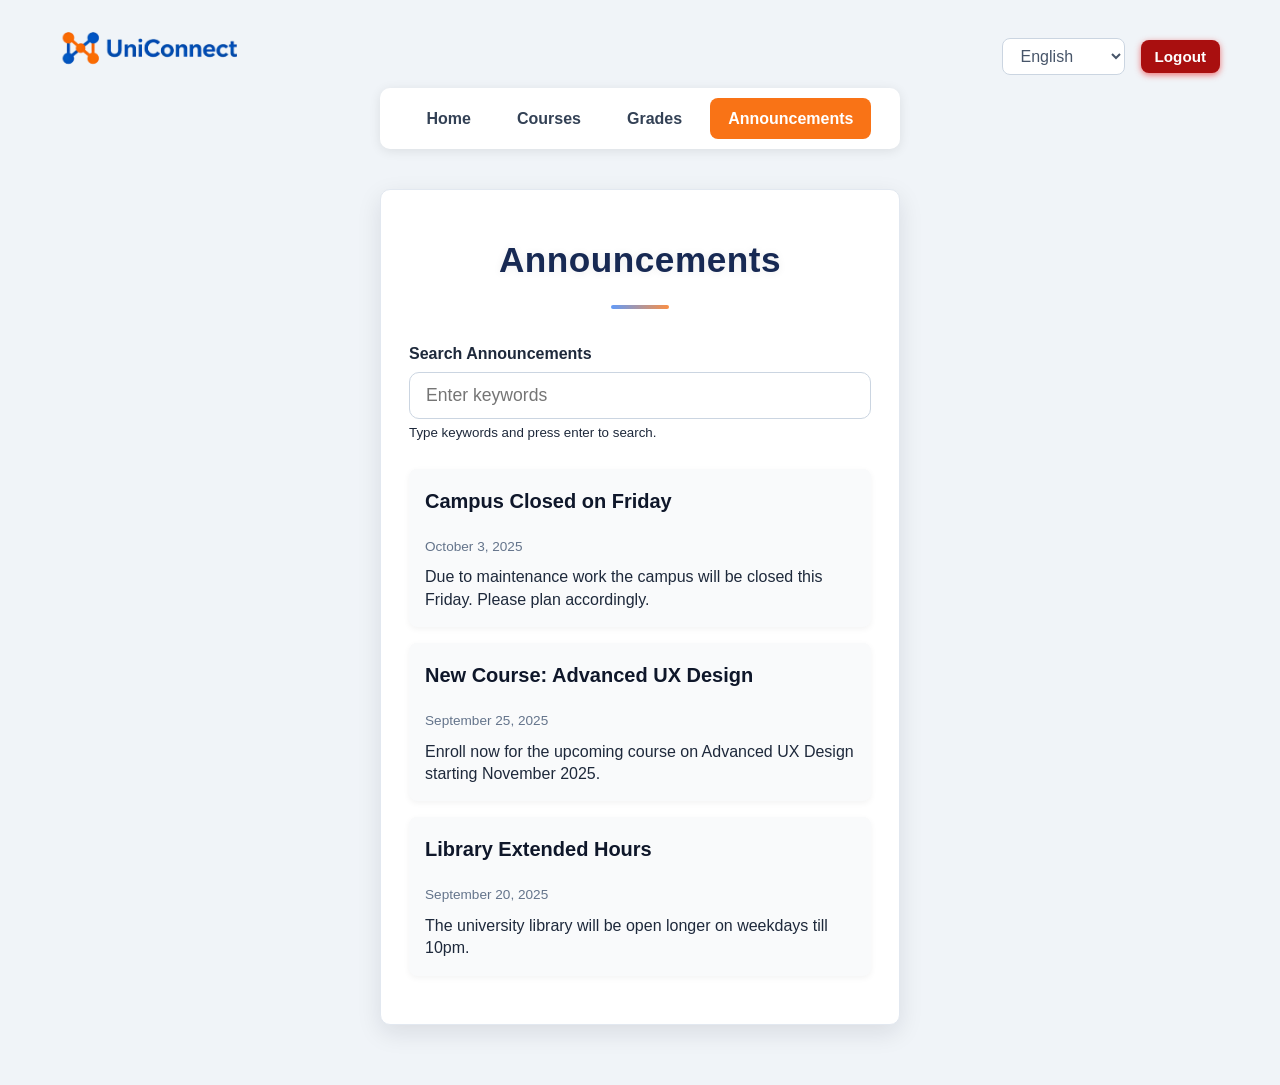
<file: announcements.html>
<!DOCTYPE html>
<html lang="en">

<head>
    <meta charset="UTF-8" />
    <meta name="viewport" content="width=device-width, initial-scale=1" />
    <title>UniConnect - Announcements</title>
    <link rel="stylesheet" href="styles.css" />
    <style>
        .search-bar {
            margin-bottom: 24px;
        }

        .search-bar label {
            font-weight: 600;
            display: block;
            margin-bottom: 6px;
            font-size: 1rem;
        }

        .search-bar input[type="search"] {
            width: 100%;
            padding: 12px 16px;
            font-size: 1.1rem;
            border: 1.8px solid #cbd5e1;
            border-radius: 10px;
            transition: border-color 0.3s ease;
            color: #334155;
        }

        .search-bar input[type="search"]:focus {
            outline: none;
            border-color: #f97316;
            box-shadow: 0 0 0 3px rgba(249, 115, 22, 0.3);
        }

        article {
            background-color: #f9fafb;
            border-radius: 8px;
            padding: 16px;
            margin-bottom: 16px;
            box-shadow: 0 2px 6px rgba(0, 0, 0, 0.05);
        }

        article h2 {
            margin-top: 0;
            font-size: 1.25rem;
            color: #0f172a;
        }

        article time {
            font-size: 0.85rem;
            color: #64748b;
        }

        article p {
            margin-bottom: 0;
            margin-top: 8px;
            line-height: 1.4;
        }
    </style>
</head>

<body>
    <div class="wrapper">
        <header class="logo-header" role="banner">
            <img src="uniconnect_logo.png" alt="UniConnect student portal logo" />
        </header>
        <div class="top-right-controls">
            <label for="language-select" class="screen-reader-only">Select Language</label>
            <select id="language-select" name="language-select" aria-label="Select language">
                <option value="en" selected>English</option>
                <option value="pt">Português</option>
                <option value="es">Español</option>
                <option value="fr">Français</option>
            </select>

            <button id="logout-btn" type="button" aria-label="Logout" title="Logout">Logout</button>
        </div>

        <nav class="navbar" role="navigation" aria-label="Primary navigation">
            <a href="index.html">Home</a>
            <a href="courses.html">Courses</a>
            <a href="grades.html">Grades</a>
            <a href="announcements.html" class="active">Announcements</a>
        </nav>


        <main class="container" role="main">
            <h1>Announcements</h1>

            <section class="search-bar" aria-label="Search Announcements">
                <label for="announcement-search">Search Announcements</label>
                <input type="search" id="announcement-search" name="announcement-search" placeholder="Enter keywords"
                    aria-describedby="announcementSearchHelp" />
                <small id="announcementSearchHelp">Type keywords and press enter to search.</small>
            </section>

            <article>
                <h2>Campus Closed on Friday</h2>
                <time datetime="2025-10-03">October 3, 2025</time>
                <p>Due to maintenance work the campus will be closed this Friday. Please plan accordingly.</p>
            </article>

            <article>
                <h2>New Course: Advanced UX Design</h2>
                <time datetime="2025-09-25">September 25, 2025</time>
                <p>Enroll now for the upcoming course on Advanced UX Design starting November 2025.</p>
            </article>

            <article>
                <h2>Library Extended Hours</h2>
                <time datetime="2025-09-20">September 20, 2025</time>
                <p>The university library will be open longer on weekdays till 10pm.</p>
            </article>
        </main>
        <script src="search-filter.js" defer></script>
        <script>
            document.getElementById('logout-btn').addEventListener('click', () => {
                window.location.href = 'login.html';
            });
        </script>
    </div>
</body>

</html>
</file>
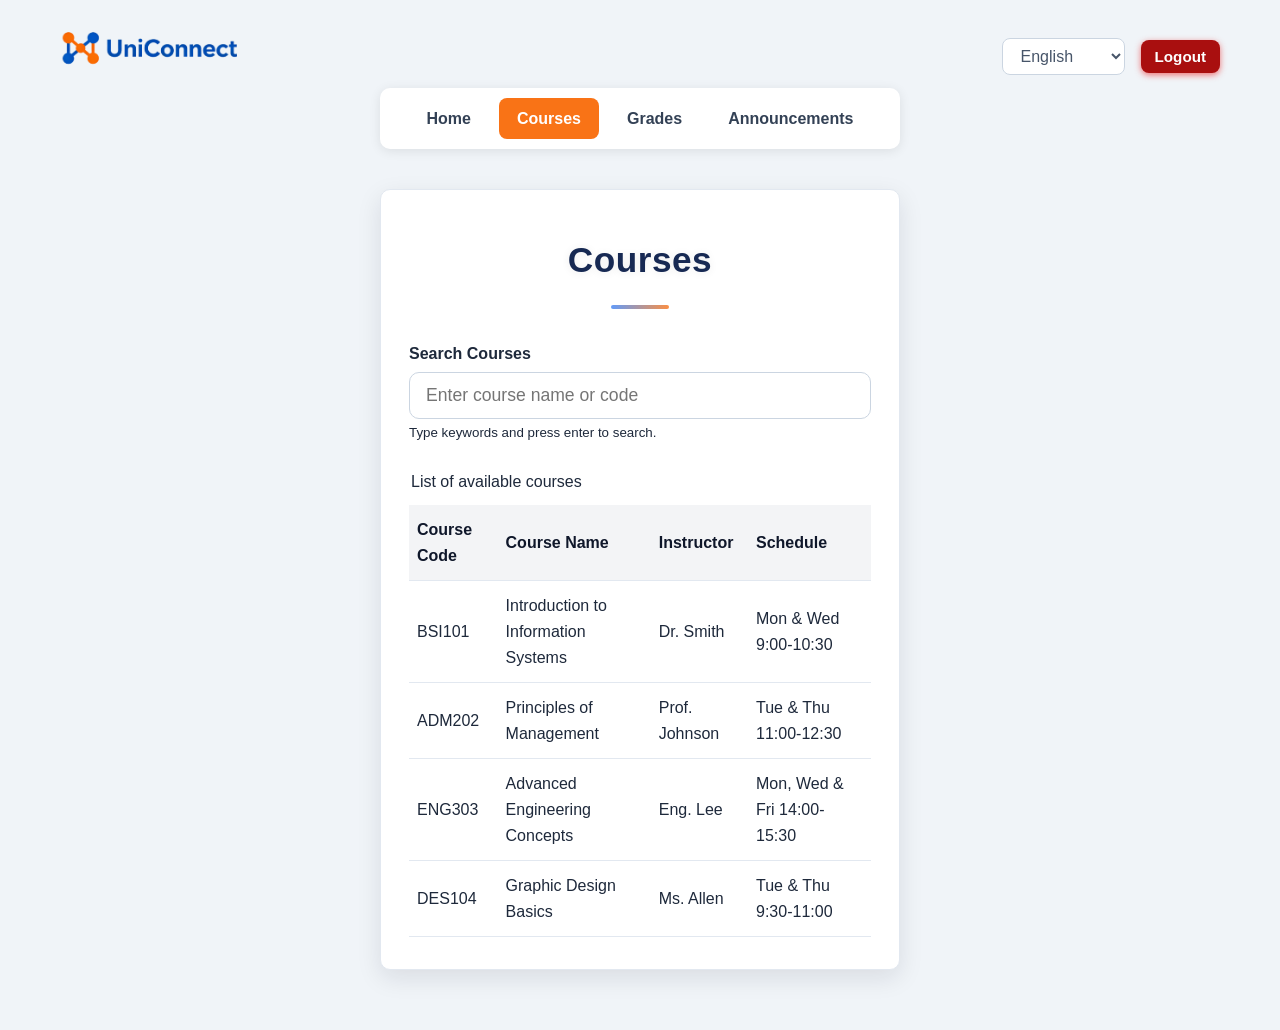
<file: courses.html>
<!DOCTYPE html>
<html lang="en">

<head>
    <meta charset="UTF-8" />
    <meta name="viewport" content="width=device-width, initial-scale=1" />
    <title>UniConnect - Courses</title>
    <link rel="stylesheet" href="styles.css" />
    <style>
        .search-bar {
            margin-bottom: 24px;
        }

        .search-bar label {
            font-weight: 600;
            display: block;
            margin-bottom: 6px;
            font-size: 1rem;
        }

        .search-bar input[type="search"] {
            width: 100%;
            padding: 12px 16px;
            font-size: 1.1rem;
            border: 1.8px solid #cbd5e1;
            border-radius: 10px;
            transition: border-color 0.3s ease;
            color: #334155;
        }

        .search-bar input[type="search"]:focus {
            outline: none;
            border-color: #f97316;
            box-shadow: 0 0 0 3px rgba(249, 115, 22, 0.3);
        }

        table {
            width: 100%;
            border-collapse: collapse;
            margin-top: 10px;
        }

        th,
        td {
            padding: 12px 8px;
            border-bottom: 1px solid #e2e8f0;
            text-align: left;
        }

        th {
            background-color: #f3f4f6;
            font-weight: 700;
            color: #0f172a;
        }
    </style>
</head>

<body>
    <div class="wrapper">
        <header class="logo-header" role="banner">
            <img src="uniconnect_logo.png" alt="UniConnect student portal logo" />
        </header>

        <div class="top-right-controls">
            <label for="language-select" class="screen-reader-only">Select Language</label>
            <select id="language-select" name="language-select" aria-label="Select language">
                <option value="en" selected>English</option>
                <option value="pt">Português</option>
                <option value="es">Español</option>
                <option value="fr">Français</option>
            </select>

            <button id="logout-btn" type="button" aria-label="Logout" title="Logout">Logout</button>
        </div>

        <nav class="navbar" role="navigation" aria-label="Primary navigation">
            <a href="index.html">Home</a>
            <a href="courses.html" class="active">Courses</a>
            <a href="grades.html">Grades</a>
            <a href="announcements.html">Announcements</a>
        </nav>


        <main class="container" role="main">
            <h1>Courses</h1>

            <section class="search-bar" aria-label="Search Courses">
                <label for="course-search">Search Courses</label>
                <input type="search" id="course-search" name="course-search" placeholder="Enter course name or code"
                    aria-describedby="courseSearchHelp" />
                <small id="courseSearchHelp">Type keywords and press enter to search.</small>
            </section>

            <table aria-describedby="courseTableDesc">
                <option id="courseTableDesc" classass="screen-reader-only">List of available courses</caption>
                    <thead>
                        <tr>
                            <th>Course Code</th>
                            <th>Course Name</th>
                            <th>Instructor</th>
                            <th>Schedule</th>
                        </tr>
                    </thead>
                    <tbody>
                        <tr>
                            <td>BSI101</td>
                            <td>Introduction to Information Systems</td>
                            <td>Dr. Smith</td>
                            <td>Mon & Wed 9:00-10:30</td>
                        </tr>
                        <tr>
                            <td>ADM202</td>
                            <td>Principles of Management</td>
                            <td>Prof. Johnson</td>
                            <td>Tue & Thu 11:00-12:30</td>
                        </tr>
                        <tr>
                            <td>ENG303</td>
                            <td>Advanced Engineering Concepts</td>
                            <td>Eng. Lee</td>
                            <td>Mon, Wed & Fri 14:00-15:30</td>
                        </tr>
                        <tr>
                            <td>DES104</td>
                            <td>Graphic Design Basics</td>
                            <td>Ms. Allen</td>
                            <td>Tue & Thu 9:30-11:00</td>
                        </tr>
                    </tbody>
            </table>
        </main>
    </div>
    <script src="search-filter.js" defer></script>
        <script>
        document.getElementById('logout-btn').addEventListener('click', () => {
            window.location.href = 'login.html';
        });
    </script>
</body>

</html>
</file>
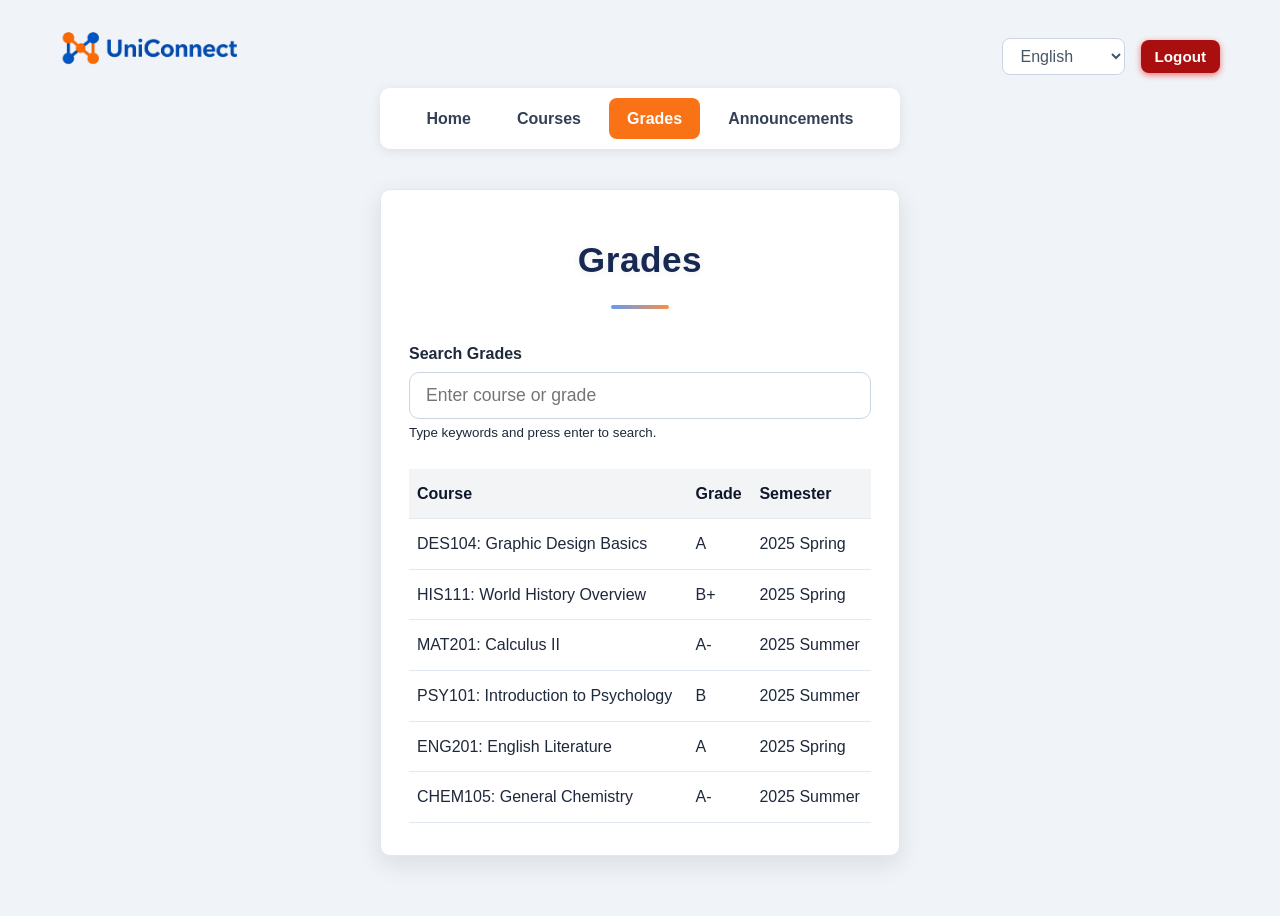
<file: grades.html>
<!DOCTYPE html>
<html lang="en">

<head>
    <meta charset="UTF-8" />
    <meta name="viewport" content="width=device-width, initial-scale=1" />
    <title>UniConnect - Grades</title>
    <link rel="stylesheet" href="styles.css" />
    <style>
        .search-bar {
            margin-bottom: 24px;
        }

        .search-bar label {
            font-weight: 600;
            display: block;
            margin-bottom: 6px;
            font-size: 1rem;
        }

        .search-bar input[type="search"] {
            width: 100%;
            padding: 12px 16px;
            font-size: 1.1rem;
            border: 1.8px solid #cbd5e1;
            border-radius: 10px;
            transition: border-color 0.3s ease;
            color: #334155;
        }

        .search-bar input[type="search"]:focus {
            outline: none;
            border-color: #f97316;
            box-shadow: 0 0 0 3px rgba(249, 115, 22, 0.3);
        }

        table {
            width: 100%;
            border-collapse: collapse;
            margin-top: 10px;
        }

        th,
        td {
            padding: 12px 8px;
            border-bottom: 1px solid #e2e8f0;
            text-align: left;
        }

        th {
            background-color: #f3f4f6;
            font-weight: 700;
            color: #0f172a;
        }
    </style>
</head>

<body>
    <div class="wrapper">
        <header class="logo-header" role="banner">
            <img src="uniconnect_logo.png" alt="UniConnect student portal logo" />
        </header>

        <div class="top-right-controls">
            <label for="language-select" class="screen-reader-only">Select Language</label>
            <select id="language-select" name="language-select" aria-label="Select language">
                <option value="en" selected>English</option>
                <option value="pt">Português</option>
                <option value="es">Español</option>
                <option value="fr">Français</option>
            </select>

            <button id="logout-btn" type="button" aria-label="Logout" title="Logout">Logout</button>
        </div>
        <nav class="navbar" role="navigation" aria-label="Primary navigation">
            <a href="index.html">Home</a>
            <a href="courses.html">Courses</a>
            <a href="grades.html" class="active">Grades</a>
            <a href="announcements.html">Announcements</a>
        </nav>


        <main class="container" role="main">
            <h1>Grades</h1>

            <section class="search-bar" aria-label="Search Grades">
                <label for="grades-search">Search Grades</label>
                <input type="search" id="grades-search" name="grades-search" placeholder="Enter course or grade"
                    aria-describedby="gradesSearchHelp" />
                <small id="gradesSearchHelp">Type keywords and press enter to search.</small>
            </section>

            <table aria-describedby="gradesTableDesc">
                <caption id="gradesTableDesc" class="screen-reader-only">Your course grades</caption>
                <thead>
                    <tr>
                        <th>Course</th>
                        <th>Grade</th>
                        <th>Semester</th>
                    </tr>
                </thead>
                <tbody>
                    <tr>
                        <td>DES104: Graphic Design Basics</td>
                        <td>A</td>
                        <td>2025 Spring</td>
                    </tr>
                    <tr>
                        <td>HIS111: World History Overview</td>
                        <td>B+</td>
                        <td>2025 Spring</td>
                    </tr>
                    <tr>
                        <td>MAT201: Calculus II</td>
                        <td>A-</td>
                        <td>2025 Summer</td>
                    </tr>
                    <tr>
                        <td>PSY101: Introduction to Psychology</td>
                        <td>B</td>
                        <td>2025 Summer</td>
                    </tr>
                    <tr>
                        <td>ENG201: English Literature</td>
                        <td>A</td>
                        <td>2025 Spring</td>
                    </tr>
                    <tr>
                        <td>CHEM105: General Chemistry</td>
                        <td>A-</td>
                        <td>2025 Summer</td>
                    </tr>
                </tbody>
            </table>
        </main>
    </div>
    <script src="search-filter.js" defer></script>
    <script>
        document.getElementById('logout-btn').addEventListener('click', () => {
            window.location.href = 'login.html';
        });
    </script>
</body>

</html>
</file>
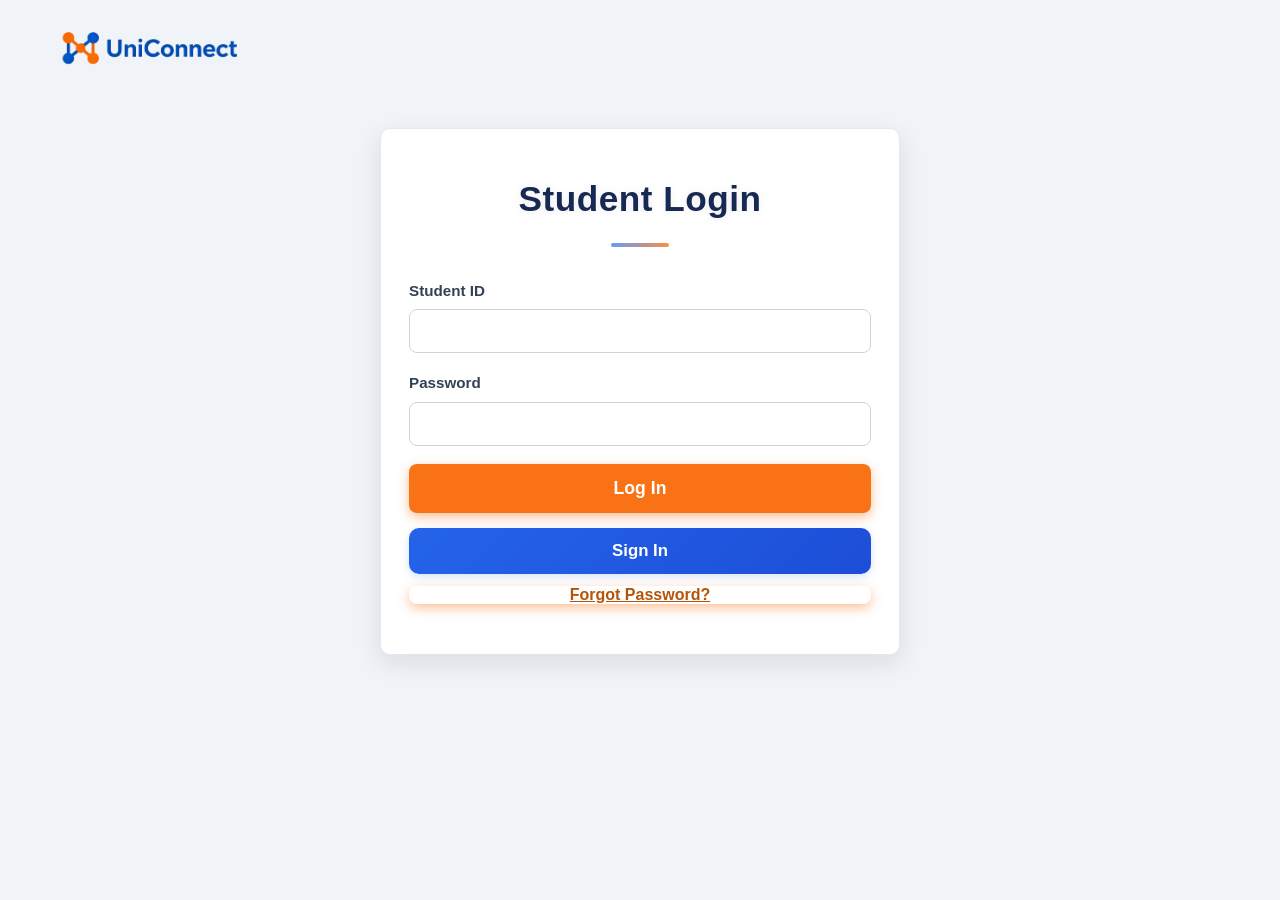
<file: login.html>
<!DOCTYPE html>
<html lang="en">

<head>
  <meta charset="UTF-8" />
  <meta name="viewport" content="width=device-width, initial-scale=1" />
  <title>UniConnect - Login</title>
  <link rel="stylesheet" href="styles.css" />
  <style>
.forgot-password {
  display: inline-block;
  margin-top: 12px;
  margin-bottom: 18px;
  font-size: 1rem;
  color: #b45309; /* dark amber for strong contrast */
  cursor: pointer;
  background: transparent;
  border: none;
  padding: 0;
  font-family: inherit;
  font-weight: 700;
  text-decoration: underline;
  transition: color 0.3s ease, background-color 0.3s ease;
  user-select: none;
}

.forgot-password:hover,
.forgot-password:focus {
  color: #92400e; /* darker amber/orange */
  background-color: #fef3c7; /* light amber background for emphasis */
  outline: none;
  text-decoration: none;
  border-radius: 6px;
  padding: 2px 6px;
}

  </style>
</head>

<body>
  <div class="wrapper">
    <header class="logo-header" role="banner">
      <img src="uniconnect_logo.png" alt="UniConnect student portal logo" />
    </header>

    <main class="container" role="main">
      <h1>Student Login</h1>

      <form action="#" method="post" aria-label="Student login form" novalidate>

        <label for="studentIdLogin">Student ID</label>
        <input type="text" id="studentIdLogin" name="studentId" required pattern="\d{6,10}" />

        <label for="passwordLogin">Password</label>
        <input type="password" id="passwordLogin" name="password" required />

       

        <button type="submit">Log In</button>

        <button class="signup-btn" type="button">Sign In</button>

         <button class="forgot-password" type="button" aria-label="Forgot Password">Forgot Password?</button>
      </form>
    </main>
  </div>
  <script>
    const form = document.querySelector('form');
    form.addEventListener('submit', e => {
      e.preventDefault();
      window.location.href = 'index.html';
    });

    document.querySelector('.signup-btn').addEventListener('click', () => {
      window.location.href = 'registration.html';
    });

    document.querySelector('.forgot-password').addEventListener('click', () => {
      alert('Password reset functionality to be implemented.');
      // Or redirect to password reset page:
      // window.location.href = 'forgot-password.html';
    });
  </script>
</body>

</html>
</file>
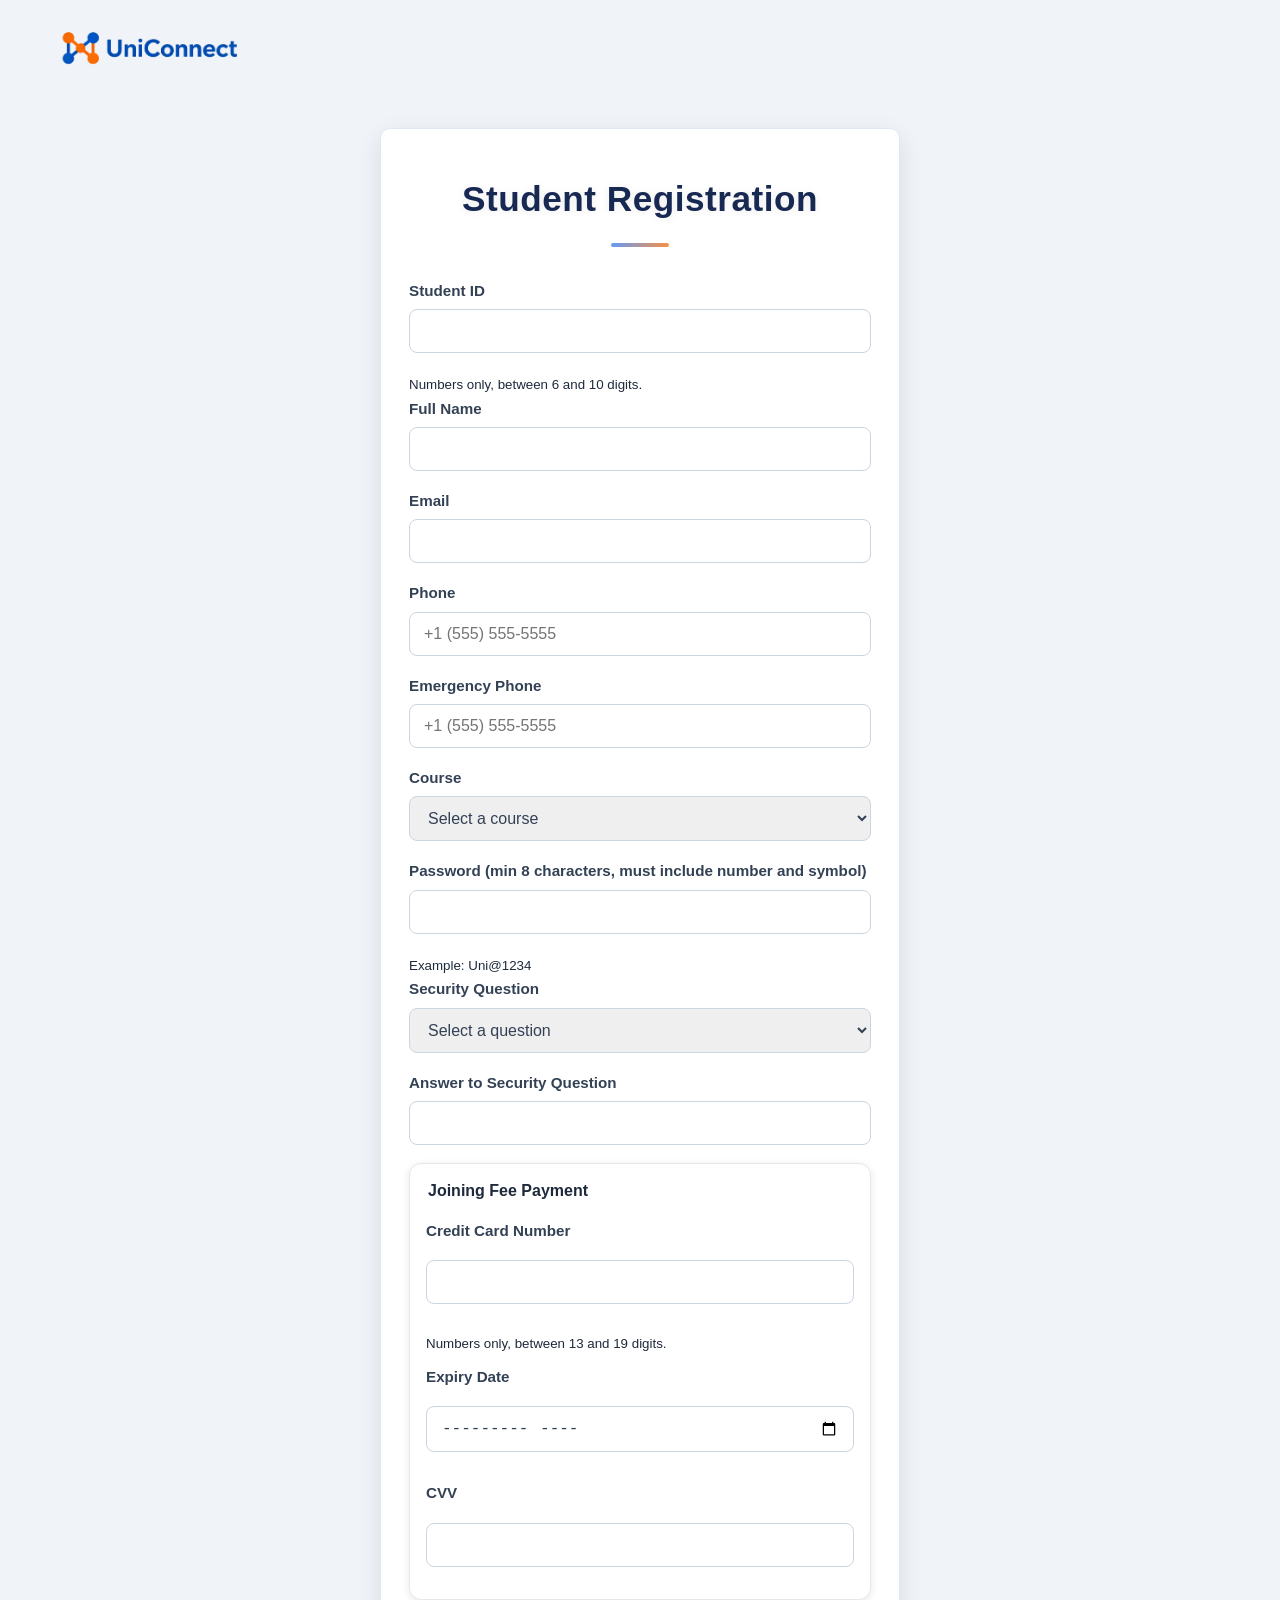
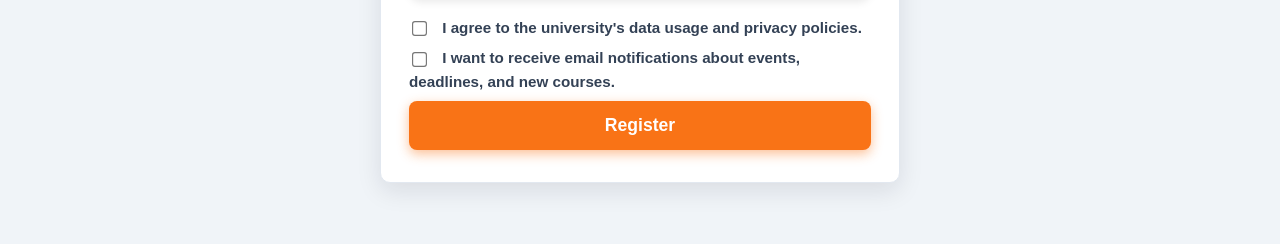
<file: registration.html>
<!DOCTYPE html>
<html lang="en">

<head>
    <meta charset="UTF-8" />
    <meta name="viewport" content="width=device-width, initial-scale=1" />
    <title>UniConnect - Student Registration</title>
    <link rel="stylesheet" href="styles.css" />
</head>

<body>
    <div class="wrapper">
        <header class="logo-header" role="banner">
            <img src="uniconnect_logo.png" alt="UniConnect student portal logo" />
        </header>

        <div class="container" role="main">
            <h1>Student Registration</h1>

            <form action="login.html" method="post" aria-label="New student registration form" novalidate>

                <label for="studentId">Student ID</label>
                <input type="text" id="studentId" name="studentId" required pattern="\d{6,10}"
                    aria-describedby="studentIdHelp" />
                <small id="studentIdHelp">Numbers only, between 6 and 10 digits.</small>

                <label for="fullName">Full Name</label>
                <input type="text" id="fullName" name="fullName" required />

                <label for="email">Email</label>
                <input type="email" id="email" name="email" required />

                <label for="phone">Phone</label>
                <input type="tel" id="phone" name="phone" placeholder="+1 (555) 555-5555" pattern="^\+?[\d\s\-]{7,15}$"
                    required />

                <label for="emergency-phone">Emergency Phone</label>
                <input type="tel" id="phone" name="phone" placeholder="+1 (555) 555-5555" pattern="^\+?[\d\s\-]{7,15}$"
                    required />

                <label for="course">Course</label>
                <select id="course" name="course" required>
                    <option value="">Select a course</option>
                    <option value="bsi">Bachelor of Information Systems</option>
                    <option value="adm">Administration</option>
                    <option value="eng">Engineering</option>
                    <option value="design">Design</option>
                </select>

                <label for="password">Password (min 8 characters, must include number and symbol)</label>
                <input type="password" id="password" name="password" required pattern="(?=.*\d)(?=.*[^\w\s]).{8,}"
                    aria-describedby="passwordHelp" />
                <small id="passwordHelp">Example: Uni@1234</small>

                <label for="securityQuestion">Security Question</label>
                <select id="securityQuestion" name="securityQuestion" required>
                    <option value="">Select a question</option>
                    <option value="petName">What is your pet's name?</option>
                    <option value="birthCity">What city were you born in?</option>
                    <option value="motherMaiden">What is your mother's maiden name?</option>
                </select>

                <label for="securityAnswer">Answer to Security Question</label>
                <input type="text" id="securityAnswer" name="securityAnswer" required />

                <div class="joining-fee-box" aria-labelledby="joiningFeeTitle">
                    <legend id="joiningFeeTitle" style="font-weight:bold;margin-bottom:4px;">Joining Fee Payment
                    </legend>

                    <label for="cardNumber">Credit Card Number</label>
                    <input type="text" id="cardNumber" name="cardNumber" required pattern="\d{13,19}"
                        aria-describedby="cardNumberHelp" />
                    <small id="cardNumberHelp">Numbers only, between 13 and 19 digits.</small>

                    <label for="expiryDate">Expiry Date</label>
                    <input type="month" id="expiryDate" name="expiryDate" required />

                    <label for="cvv">CVV</label>
                    <input type="text" id="cvv" name="cvv" required pattern="\d{3,4}" />
                </div>


                <label>
                    <input type="checkbox" name="consent" required />
                    I agree to the university's data usage and privacy policies.
                </label>

                <label>
                    <input type="checkbox" name="emailNotify" />
                    I want to receive email notifications about events, deadlines, and new courses.
                </label>

                <button type="submit">Register</button>
            </form>
        </div>
    </div>
    <script src="form-scripts.js" defer></script>
</body>

</html>
</file>
<file: styles.css>
/* Reset básico e tipografia moderna */
* {
    box-sizing: border-box;
}

body {
    font-family: 'Segoe UI', Tahoma, Geneva, Verdana, sans-serif;
    margin: 0;
    background-color: #f0f4f8;
    color: #1e293b;
    line-height: 1.6;
    padding: 20px;
    -webkit-font-smoothing: antialiased;
    -moz-osx-font-smoothing: grayscale;
}

h2 {
    color: #0f172a;
    font-weight: 700;
    margin-bottom: 1rem;
}

.container {
    max-width: 520px;
    margin: 40px auto;
    background: #ffffff;
    padding: 32px 28px;
    border-radius: 10px;
    box-shadow: 0 8px 24px rgba(15, 23, 42, 0.1);
    border: 1px solid #e2e8f0;
}

form label {
    display: block;
    margin-bottom: 6px;
    font-weight: 600;
    font-size: 0.95rem;
    color: #334155;
}

form input[type="text"],
form input[type="email"],
form input[type="password"],
form select,
form input[type="tel"],
form input[type="month"] {
    width: 100%;
    padding: 12px 14px;
    margin-bottom: 18px;
    border: 1.8px solid #cbd5e1;
    border-radius: 8px;
    font-size: 1rem;
    transition: border-color 0.3s ease;
    color: #334155;
}

form input[type="text"]:focus,
form input[type="email"]:focus,
form input[type="password"]:focus,
form select:focus,
form input[type="tel"]:focus,
form input[type="month"]:focus {
    outline: none;
    border-color: #f97316;
    /* laranja vibrante para foco */
    box-shadow: 0 0 0 3px rgba(249, 115, 22, 0.3);
    background-color: #fff;
}

form input[type="checkbox"] {
    margin-right: 12px;
    transform: scale(1.15);
    vertical-align: middle;
    cursor: pointer;
}

form button {
    background-color: #f97316;
    /* laranja */
    border: none;
    color: white;
    padding: 14px 0;
    font-size: 1.1rem;
    font-weight: 700;
    border-radius: 8px;
    cursor: pointer;
    width: 100%;
    transition: background-color 0.3s ease;
    box-shadow: 0 4px 12px rgba(249, 115, 22, 0.45);
}

form button:hover,
form button:focus {
    background-color: #d65a00;
    box-shadow: 0 6px 16px rgba(214, 90, 0, 0.6);
    outline: none;
}

.error {
    color: #dc2626;
    font-size: 0.85rem;
    margin-top: -14px;
    margin-bottom: 12px;
    font-weight: 600;
}

fieldset {
    border: 1px solid #cbd5e1;
    border-radius: 8px;
    padding: 16px 20px;
    margin-bottom: 24px;
}

fieldset legend {
    font-weight: 700;
    padding: 0 8px;
    color: #475569;
}

.screen-reader-only {
    position: absolute !important;
    width: 1px;
    height: 1px;
    padding: 0;
    margin: -1px;
    overflow: hidden;
    clip: rect(0, 0, 0, 0);
    border: 0;
}

/* Responsividade aprimorada */
@media (max-width: 640px) {
    body {
        padding: 10px;
    }

    .container {
        margin: 20px 10px;
        padding: 24px 20px;
    }
}

.language-selector {
    text-align: right;
    margin-bottom: 18px;
}

.language-selector select {
    padding: 8px 14px;
    border-radius: 8px;
    border: 1.5px solid #cbd5e1;
    font-size: 1rem;
    color: #475569;
    background-color: #fff;
    cursor: pointer;
    transition: border-color 0.3s ease;
}

.language-selector select:focus {
    outline: none;
    border-color: #f97316;
    box-shadow: 0 0 0 3px rgba(249, 115, 22, 0.3);
}

/* Seção de busca no dashboard */
.search-bar {
    margin-bottom: 22px;
}

.search-bar input[type="search"] {
    width: 100%;
    padding: 14px 16px;
    font-size: 1.1rem;
    border: 1.8px solid #cbd5e1;
    border-radius: 8px;
    color: #334155;
    transition: border-color 0.3s ease;
}

.search-bar input[type="search"]:focus {
    outline: none;
    border-color: #f97316;
    box-shadow: 0 0 0 3px rgba(249, 115, 22, 0.3);
}

/* Badge digital */
.badge {
    display: inline-block;
    background-color: #22c55e;
    /* verde claro */
    color: white;
    padding: 10px 18px;
    border-radius: 24px;
    font-weight: 700;
    font-size: 1rem;
    user-select: none;
    box-shadow: 0 4px 14px rgba(34, 197, 94, 0.55);
    transition: background-color 0.3s ease;
}

.badge:hover,
.badge:focus {
    background-color: #16a34a;
    cursor: default;
    outline: none;
}

/* Navbar */
.joining-fee-box {
    background: #fff;
    border-radius: 12px;
    padding: 14px 16px;
    margin-bottom: 16px;
    box-shadow: 0 2px 8px rgba(0, 0, 0, 0.09);
    border: 1.3px solid #e5e7eb;
    display: flex;
    flex-direction: column;
    gap: 11px;
}

@media (max-width: 500px) {
    .joining-fee-box {
        padding: 11px 5vw;
    }
}

.navbar {
  position: sticky;
  top: 82px; /* ajuste conforme altura da logo e controles */
  background-color: #fff;
  border-radius: 11px;
  box-shadow: 0 2px 12px rgba(0,0,0,0.08);
  max-width: 520px;
  margin: 0 auto 28px auto;
  padding: 10px 4px;
  display: flex;
  gap: 10px;
  flex-wrap: wrap;
  justify-content: center;
  z-index: 1000;
}

@media (max-width: 650px) {
  .navbar {
    position: static;
    max-width: none;
    flex-direction: column;
    align-items: stretch;
    gap: 3px;
    margin: 8px 0;
    padding: 8px;
  }
  .navbar a {
    display: block;
    width: 100%;
    padding: 10px;
    text-align: left;
  }
}

.navbar a {
    color: #334155;
    text-decoration: none;
    font-size: 0.95rem;
    padding: 6px 12px;
    border-radius: 8px;
    transition: background-color 0.3s ease, color 0.3s ease;
}

.navbar a:hover,
.navbar a:focus {
    background-color: #f97316;
    color: white;
    outline: none;
}

.navbar a.active {
    background-color: #ea580c;
    color: white;
}

.logo-header img {
    max-height: 60px;
    width: auto;
    user-select: none;
}

.signup-btn {
    background: linear-gradient(135deg, #2563eb 0%, #1d4ed8 100%);
    border: none;
    color: white;
    padding: 13px 0;
    font-size: 1.05rem;
    font-weight: 600;
    border-radius: 10px;
    cursor: pointer;
    width: 100%;
    margin-top: 15px;
    box-shadow: 0 3px 8px rgba(37, 99, 235, 0.18);
    transition: background 0.3s, box-shadow 0.3s;
}

.signup-btn:hover,
.signup-btn:focus {
    background: linear-gradient(135deg, #1e40af 0%, #1d4ed8 100%);
    box-shadow: 0 5px 14px rgba(37, 99, 235, 0.25);
    outline: none;
}

h1 {
    font-size: 2.2rem;
    font-weight: 800;
    color: #172953;
    /* azul escuro do branding */
    letter-spacing: 0.5px;
    margin-bottom: 24px;
    margin-top: 10px;
    position: relative;
    padding-bottom: 8px;
    text-align: center;
    text-shadow: 0 1px 8px rgba(15, 23, 42, 0.08);
}

h1::after {
    content: '';
    display: block;
    margin: 16px auto 0 auto;
    width: 58px;
    height: 4px;
    border-radius: 2px;
    background: linear-gradient(90deg, #3b82f6 0%, #f97316 100%);
    opacity: 0.8;
}

@media (max-width: 640px) {
    h1 {
        font-size: 1.4rem;
        margin-bottom: 18px;
        padding-bottom: 6px;
    }

    h1::after {
        width: 38px;
        height: 3px;
    }
}

.wrapper {
    max-width: 1200px;
    margin: 0 auto;
    padding: 0 20px;
    position: relative;
}

.input-error {
    border-color: #dc2626 !important;
    background-color: #ffe6e6;
}

.navbar a.active {
    background-color: #ea580c;
    color: white;
}

.top-right-controls {
  display: flex;
  align-items: center;
  gap: 12px;
  position: absolute;
  top: 18px;
  right: 20px;
  z-index: 1100;
}
@media (max-width: 650px) {
  .top-right-controls {
    position: static;
    display: flex;
    justify-content: flex-end;
    margin: 12px 0 0 0;
    flex-direction: column;
    gap: 8px;
    align-items: flex-end;
  }
  .logo-header img {
    width: 90px;
    height: auto;
  }
}

#logout-btn {
  background-color: #A90F0F;
  color: white;
  border: none;
  border-radius: 8px;
  padding: 8px 14px;
  font-weight: 700;
  font-size: 0.95rem;
  cursor: pointer;
  box-shadow: 0 2px 6px rgba(235, 59, 60, 0.7);
  transition: background-color 0.3s ease;
  user-select: none;
  margin-left: 4px;
}
#logout-btn:hover, #logout-btn:focus {
  background-color: #b91c1c;
  outline: none;
}
#language-select {
  padding: 8px 14px;
  border-radius: 8px;
  border: 1.5px solid #cbd5e1;
  font-size: 1rem;
  color: #475569;
  background-color: #fff;
  cursor: pointer;
  transition: border-color 0.3s ease;
}
#language-select:focus {
  outline: none;
  border-color: #f97316;
  box-shadow: 0 0 0 3px rgba(249, 115, 22, 0.3);
}

.top-controls-bar {
  display: flex;
  align-items: center;
  gap: 10px;
  margin-top: 18px;
  margin-bottom: 10px;
  justify-content: flex-end;
  position: relative;
}

#language-select {
  padding: 8px 14px;
  border-radius: 8px;
  border: 1.5px solid #cbd5e1;
  font-size: 1rem;
}

.menu-toggle {
  display: none;
  background: none;
  border: none;
  cursor: pointer;
  padding: 6px;
}

.hamburger {
  display: block;
  width: 28px;
  height: 4px;
  background: #f97316;
  border-radius: 2px;
  position: relative;
}

.hamburger::before,
.hamburger::after {
  content: '';
  position: absolute;
  width: 28px;
  height: 4px;
  background: #f97316;
  border-radius: 2px;
  transition: 0.3s;
}
.hamburger::before { top: -9px; left: 0; }
.hamburger::after { top: 9px; left: 0; }

.navbar {
  background: #fff;
  border-radius: 10px;
  box-shadow: 0 2px 12px rgba(0, 0, 0, 0.09);
  max-width: 520px;
  margin: 0 auto 28px auto;
  padding: 10px 0;
  z-index: 1000;
}

.navbar-list {
  display: flex;
  gap: 12px;
  align-items: center;
  justify-content: center;
  padding-left: 0;
  margin: 0;
  list-style: none;
}

.navbar a,
.navbar-logout {
  color: #334155;
  text-decoration: none;
  font-size: 1rem;
  padding: 8px 18px;
  border-radius: 8px;
  transition: background 0.3s, color 0.3s;
  background: none;
  border: none;
  font-weight: 700;
}

.navbar a.active {
  background-color: #f97316;
  color: white;
}

.navbar-logout {
  background-color: #ef4444;
  color: white;
  box-shadow: 0 2px 6px rgba(235, 59, 60, 0.2);
}
.navbar-logout:hover,
.navbar-logout:focus {
  background-color: #b91c1c;
}

@media (max-width: 650px) {
  .navbar {
    padding: 0;
    margin: 0 auto 18px auto;
    max-width: none;
    box-shadow: none;
    border-radius: 0;
    position: static;
  }
  .navbar-list {
    flex-direction: column;
    background: #fff;
    box-shadow: 0 4px 16px rgba(0,0,0,0.13);
    border-radius: 12px;
    padding: 18px 10px;
    gap: 6px;
    display: none;
    position: absolute;
    top:50px;
    right: 12px;
    width: 85vw;
    max-width: 370px;
    z-index: 2000;
  }
  .navbar-list.show {
    display: flex;
  }
  .menu-toggle {
    display: block;
  }
}

.topbar {
  display: flex;
  align-items: center;
  justify-content: space-between;
  max-width: 1200px;
  margin: 20px auto 0 auto;
  padding: 0 18px;
  min-height: 60px;
  position: relative;
}

.main-logo {
  height: 60px;
  width: auto;
}

.topbar-controls {
  display: flex;
  align-items: center;
  gap: 12px;
}

#language-select {
  padding: 8px 14px;
  border-radius: 8px;
  border: 1.5px solid #cbd5e1;
  font-size: 1rem;
  color: #475569;
  background-color: #fff;
  cursor: pointer;
}

.menu-toggle {
  display: none;
  background: none;
  border: none;
  cursor: pointer;
  padding: 6px;
}

.hamburger {
  display: block;
  width: 28px;
  height: 4px;
  background: #f97316;
  border-radius: 2px;
  position: relative;
}

.hamburger::before,
.hamburger::after {
  content: '';
  position: absolute;
  width: 28px;
  height: 4px;
  background: #f97316;
  border-radius: 2px;
  transition: 0.3s;
}

.hamburger::before { top: -9px; left: 0; }
.hamburger::after { top: 9px; left: 0; }

@media (max-width: 650px) {
  .topbar {
    flex-direction: row;
    padding: 8px 2vw;
    min-height: 54px;
  }
  .main-logo {
    height: 32px;
  }
  .menu-toggle {
    display: block;
  }
}
</file>
